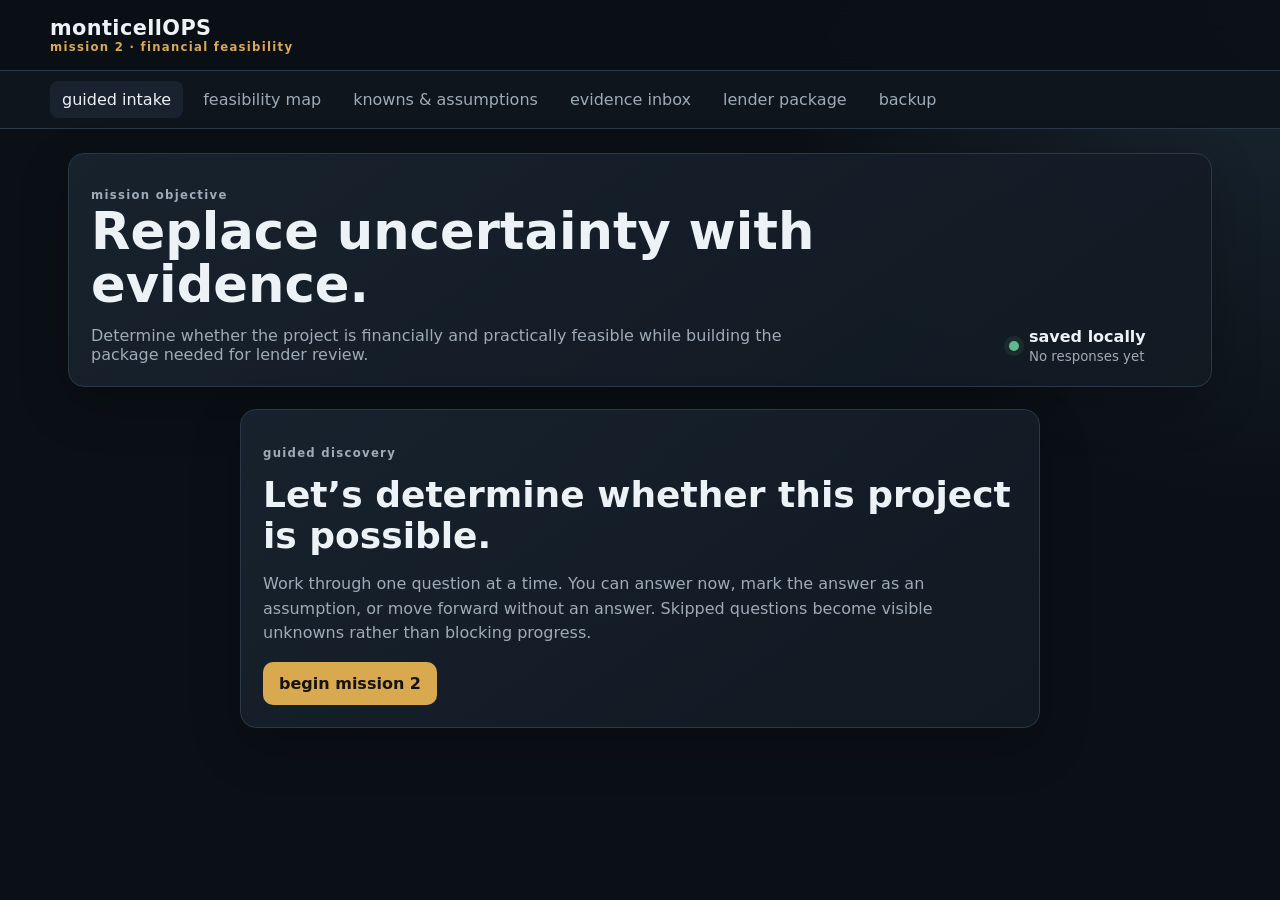
<file: index.html>
<!doctype html>
<html lang="en">
<head>
  <meta charset="utf-8" />
  <meta name="viewport" content="width=device-width, initial-scale=1" />
  <meta name="theme-color" content="#10161d" />
  <title>mission 2 | monticellOPS</title>
  <link rel="stylesheet" href="styles.css" />
</head>
<body>
  <header class="topbar">
    <div>
      <div class="brand">monticell<span>OPS</span></div>
      <div class="mission-label">mission 2 · financial feasibility</div>
    </div>
    <button id="menuBtn" class="ghost compact" aria-expanded="false">menu</button>
  </header>

  <nav id="nav" class="nav hidden" aria-label="Mission navigation">
    <button data-view="intake" class="active">guided intake</button>
    <button data-view="concerns">feasibility map</button>
    <button data-view="register">knowns & assumptions</button>
    <button data-view="evidence">evidence inbox</button>
    <button data-view="package">lender package</button>
    <button data-view="backup">backup</button>
  </nav>

  <main>
    <section class="hero card">
      <div>
        <p class="eyebrow">mission objective</p>
        <h1>Replace uncertainty with evidence.</h1>
        <p>Determine whether the project is financially and practically feasible while building the package needed for lender review.</p>
      </div>
      <div class="save-panel">
        <span id="saveDot" class="status-dot"></span>
        <div>
          <strong id="saveState">saved locally</strong>
          <small id="lastSaved">No responses yet</small>
        </div>
      </div>
    </section>

    <section id="intake" class="view active-view">
      <div class="card intro-card" id="intakeIntro">
        <p class="eyebrow">guided discovery</p>
        <h2>Let’s determine whether this project is possible.</h2>
        <p>Work through one question at a time. You can answer now, mark the answer as an assumption, or move forward without an answer. Skipped questions become visible unknowns rather than blocking progress.</p>
        <button id="beginBtn" class="primary">begin mission 2</button>
      </div>

      <div class="card question-card hidden" id="questionCard">
        <div class="question-header">
          <div>
            <p class="eyebrow" id="questionSection"></p>
            <h2 id="questionText"></h2>
          </div>
          <div class="question-count" id="questionCount"></div>
        </div>
        <p id="questionHelp" class="help"></p>
        <div id="answerArea"></div>
        <div class="classification">
          <label>How should this answer be treated?</label>
          <div class="segmented">
            <button type="button" data-state="known">known</button>
            <button type="button" data-state="assumption">assumption</button>
            <button type="button" data-state="unknown">unknown</button>
          </div>
        </div>
        <div class="question-actions">
          <button id="backBtn" class="ghost">back</button>
          <button id="skipBtn" class="ghost">I don’t know yet</button>
          <button id="saveNextBtn" class="primary">save & continue</button>
        </div>
      </div>

      <div class="card hidden" id="intakeComplete">
        <p class="eyebrow">intake pass complete</p>
        <h2>You can keep refining the evidence.</h2>
        <p>No answer is locked. Return to any section, add documents, or revise assumptions as new information arrives.</p>
        <button id="reviewBtn" class="primary">review feasibility map</button>
      </div>
    </section>

    <section id="concerns" class="view">
      <div class="section-heading">
        <div><p class="eyebrow">family-facing view</p><h2>Feasibility map</h2></div>
        <p>Each concern shows what is supported, assumed, and unresolved.</p>
      </div>
      <div id="concernGrid" class="grid concern-grid"></div>
    </section>

    <section id="register" class="view">
      <div class="section-heading">
        <div><p class="eyebrow">certainty register</p><h2>Knowns, assumptions & unknowns</h2></div>
        <button id="addItemBtn" class="primary compact">add item</button>
      </div>
      <div class="summary-row" id="registerSummary"></div>
      <div class="card table-wrap">
        <table>
          <thead><tr><th>item</th><th>state</th><th>impact</th><th>concern</th><th>answer / note</th><th></th></tr></thead>
          <tbody id="registerBody"></tbody>
        </table>
      </div>
    </section>

    <section id="evidence" class="view">
      <div class="section-heading">
        <div><p class="eyebrow">supporting information</p><h2>Evidence inbox</h2></div>
        <button id="addEvidenceBtn" class="primary compact">add document record</button>
      </div>
      <div class="notice">Local file selection records the file name only. The actual file remains on your device and is not uploaded to GitHub or retained by this page.</div>
      <div id="evidenceList" class="stack"></div>
    </section>

    <section id="package" class="view">
      <div class="section-heading">
        <div><p class="eyebrow">approval preparation</p><h2>Lender package</h2></div>
        <div id="packagePercent" class="big-number">0%</div>
      </div>
      <div id="packageList" class="stack"></div>
    </section>

    <section id="backup" class="view">
      <div class="section-heading"><div><p class="eyebrow">data protection</p><h2>Backup</h2></div></div>
      <div class="grid backup-grid">
        <div class="card">
          <h3>Backup health</h3>
          <div id="backupHealth" class="health local">local only</div>
          <p id="backupMessage">Your responses are automatically saved in this browser on this device.</p>
          <dl>
            <div><dt>last local save</dt><dd id="backupLocal">—</dd></div>
            <div><dt>last downloaded backup</dt><dd id="backupDownload">never</dd></div>
            <div><dt>last server backup</dt><dd>not connected</dd></div>
          </dl>
        </div>
        <div class="card action-card">
          <h3>Protect your progress</h3>
          <button id="exportBtn" class="primary">download mission backup</button>
          <label class="file-button">import mission backup<input id="importInput" type="file" accept="application/json" /></label>
          <button id="serverBtn" class="ghost">upload backup to server</button>
          <small>Secure server backup is reserved in the interface but is not connected in this version.</small>
        </div>
        <div class="card danger-card">
          <h3>Clear local mission data</h3>
          <p>This removes Mission 2 answers from this browser only.</p>
          <button id="clearBtn" class="danger">clear local data</button>
        </div>
      </div>
    </section>
  </main>

  <dialog id="itemDialog">
    <form method="dialog" id="itemForm">
      <h2 id="dialogTitle">Add item</h2>
      <input type="hidden" id="itemId" />
      <label>Item<input id="itemTitle" required /></label>
      <label>State<select id="itemState"><option value="known">Known</option><option value="assumption">Assumption</option><option value="unknown">Unknown</option></select></label>
      <label>Impact<select id="itemImpact"><option value="critical">Critical</option><option value="important">Important</option><option value="minor">Minor</option></select></label>
      <label>Concern<select id="itemConcern"></select></label>
      <label>Answer or note<textarea id="itemNote" rows="4"></textarea></label>
      <div class="dialog-actions"><button value="cancel" class="ghost">cancel</button><button id="itemSave" value="default" class="primary">save</button></div>
    </form>
  </dialog>

  <dialog id="evidenceDialog">
    <form method="dialog" id="evidenceForm">
      <h2>Add document record</h2>
      <label>Document name<input id="evidenceName" required /></label>
      <label>Status<select id="evidenceStatus"><option value="requested">Requested</option><option value="available">Available</option><option value="linked">Linked</option><option value="reviewed">Reviewed</option></select></label>
      <label>Select local file<input id="evidenceFile" type="file" /></label>
      <label>Secure link, if available<input id="evidenceLink" type="url" placeholder="https://" /></label>
      <label>Notes<textarea id="evidenceNote" rows="3"></textarea></label>
      <div class="dialog-actions"><button value="cancel" class="ghost">cancel</button><button id="evidenceSave" value="default" class="primary">save record</button></div>
    </form>
  </dialog>

  <div id="toast" class="toast" role="status"></div>
  <script src="app.js"></script>
</body>
</html>
</file>
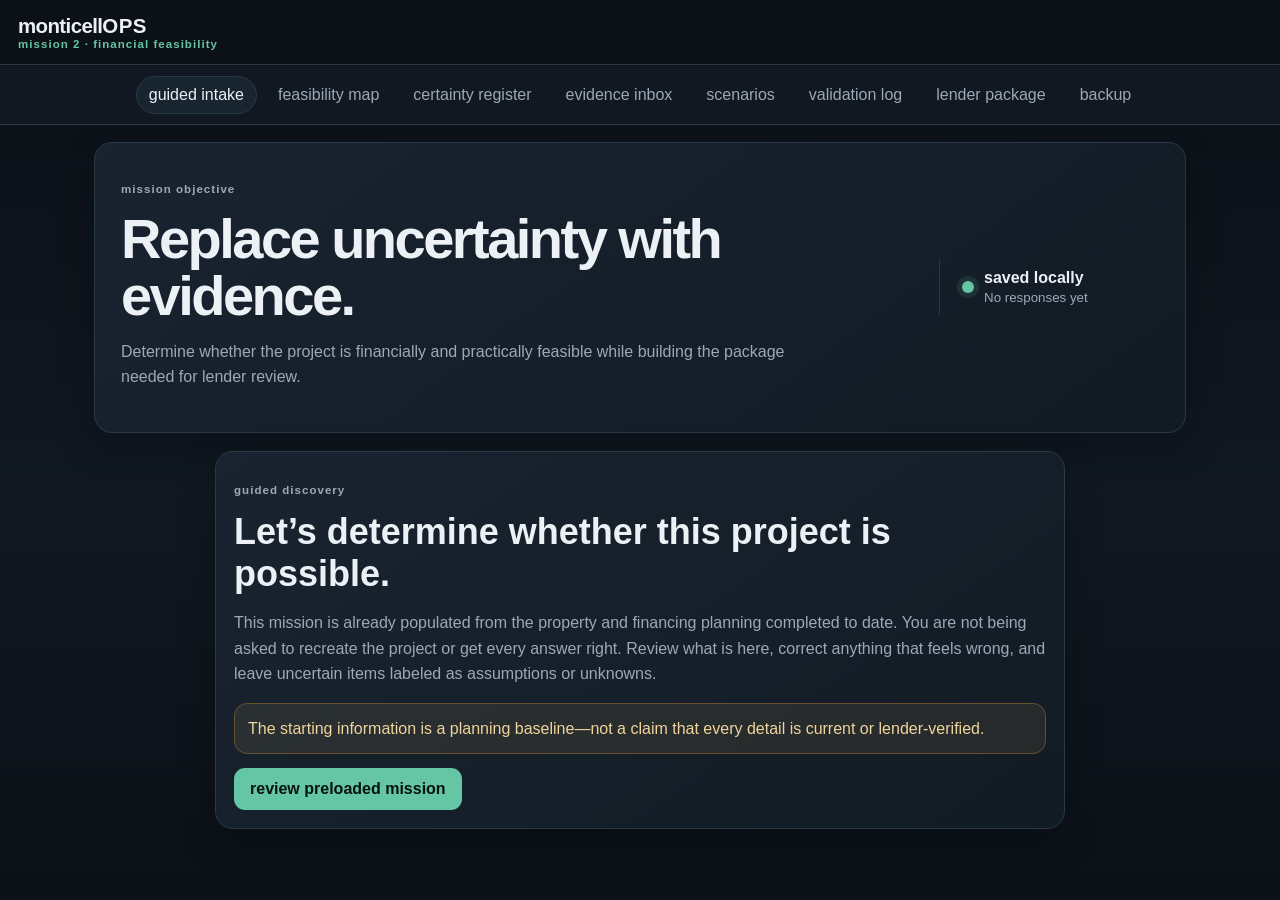
<file: mission2/index.html>
<!doctype html><html lang="en"><head><meta charset="utf-8"><meta name="viewport" content="width=device-width,initial-scale=1,viewport-fit=cover"><meta name="theme-color" content="#0c1117"><title>mission 2 | monticellOPS</title><link rel="stylesheet" href="styles.css"></head><body>
<header class="topbar"><div><div class="brand">monticell<span>OPS</span></div><div class="mission-label">mission 2 · financial feasibility</div></div><button id="menuBtn" class="ghost compact" aria-expanded="false">menu</button></header>
<nav id="nav" class="nav hidden" aria-label="Mission navigation"><button data-view="intake" class="active">guided intake</button><button data-view="concerns">feasibility map</button><button data-view="register">certainty register</button><button data-view="evidence">evidence inbox</button><button data-view="scenarios">scenarios</button><button data-view="validation">validation log</button><button data-view="package">lender package</button><button data-view="backup">backup</button></nav>
<main><section class="hero card"><div><p class="eyebrow">mission objective</p><h1>Replace uncertainty with evidence.</h1><p>Determine whether the project is financially and practically feasible while building the package needed for lender review.</p></div><div class="save-panel"><span class="status-dot"></span><div><strong id="saveState">saved locally</strong><small id="lastSaved">No responses yet</small></div></div></section>
<section id="intake" class="view active-view"><div class="card intro-card" id="intakeIntro"><p class="eyebrow">guided discovery</p><h2>Let’s determine whether this project is possible.</h2><p>This mission is already populated from the property and financing planning completed to date. You are not being asked to recreate the project or get every answer right. Review what is here, correct anything that feels wrong, and leave uncertain items labeled as assumptions or unknowns.</p><div class="notice">The starting information is a planning baseline—not a claim that every detail is current or lender-verified.</div><button id="beginBtn" class="primary">review preloaded mission</button></div><div class="card question-card hidden" id="questionCard"><div class="question-header"><div><p class="eyebrow" id="questionSection"></p><h2 id="questionText"></h2></div><div class="question-count" id="questionCount"></div></div><div id="questionProgress" class="progress-strip"></div><p id="questionHelp" class="help"></p><div id="answerArea"></div><div class="classification"><label>How should this answer be treated?</label><div class="segmented"><button type="button" data-state="known">known</button><button type="button" data-state="assumption">assumption</button><button type="button" data-state="unknown">unknown</button></div></div><div class="question-actions"><button id="backBtn" class="ghost">back</button><button id="skipBtn" class="ghost">I don’t know yet</button><button id="saveNextBtn" class="primary">save & continue</button></div></div><div class="card hidden" id="intakeComplete"><p class="eyebrow">intake pass complete</p><h2>The first feasibility picture is ready.</h2><p>No answer is locked. Revisit any question, add evidence, or revise assumptions as new information arrives.</p><div class="question-actions"><button id="restartReviewBtn" class="ghost">review questions</button><button id="reviewBtn" class="primary">open feasibility map</button></div></div></section>
<section id="concerns" class="view"><div class="section-heading"><div><p class="eyebrow">family-facing view</p><h2>Feasibility map</h2></div><p>Each concern shows how much is supported, assumed, and unresolved.</p></div><div id="concernGrid" class="grid concern-grid"></div></section>
<section id="register" class="view"><div class="section-heading"><div><p class="eyebrow">certainty register</p><h2>Knowns, assumptions & unknowns</h2></div><button id="addItemBtn" class="primary compact">add item</button></div><div class="summary-row" id="registerSummary"></div><div class="card table-wrap"><table><thead><tr><th>item</th><th>state</th><th>impact</th><th>concern</th><th>answer / note</th><th></th></tr></thead><tbody id="registerBody"></tbody></table></div></section>
<section id="evidence" class="view"><div class="section-heading"><div><p class="eyebrow">supporting information</p><h2>Evidence inbox</h2></div><button id="addEvidenceBtn" class="primary compact">add document record</button></div><div class="notice">Selecting a local file records only its name, type, size, and date. The actual document remains on your device and is not uploaded or stored by this page.</div><div id="evidenceList" class="stack"></div></section>
<section id="scenarios" class="view"><div class="section-heading"><div><p class="eyebrow">affordability testing</p><h2>Feasibility scenarios</h2></div><p>Use rough values now. Every input can remain an assumption until lender or contractor evidence validates it.</p></div><div id="scenarioGrid" class="grid scenario-grid"></div></section>
<section id="validation" class="view"><div class="section-heading"><div><p class="eyebrow">external reality checks</p><h2>Validation log</h2></div><button id="addValidationBtn" class="primary compact">record conversation</button></div><div id="validationList" class="stack"></div></section>
<section id="package" class="view"><div class="section-heading"><div><p class="eyebrow">approval preparation</p><h2>Lender package</h2></div><div id="packagePercent" class="big-number">0%</div></div><div id="packageList" class="stack"></div></section>
<section id="backup" class="view"><div class="section-heading"><div><p class="eyebrow">data protection</p><h2>Backup</h2></div></div><div class="grid backup-grid"><div class="card"><h3>Backup health</h3><div id="backupHealth" class="health local">local only</div><p id="backupMessage">Your responses are automatically saved in this browser on this device.</p><dl><div><dt>last local save</dt><dd id="backupLocal">—</dd></div><div><dt>last downloaded backup</dt><dd id="backupDownload">never</dd></div><div><dt>last server backup</dt><dd>not connected</dd></div></dl></div><div class="card action-card"><h3>Protect your progress</h3><button id="exportBtn" class="primary">download mission backup</button><label class="file-button">import mission backup<input id="importInput" type="file" accept="application/json"></label><button id="serverBtn" class="ghost">upload backup to server</button><small>Secure server backup is reserved in the interface but is not connected in this version.</small></div><div class="card danger-card"><h3>Reset or test</h3><p>Restore the original preloaded planning baseline, or start completely blank when testing the generic intake journey.</p><button id="clearBtn" class="danger">reset to planning baseline</button><button id="blankBtn" class="ghost">start blank test mission</button></div></div></section></main>
<dialog id="itemDialog"><form method="dialog" id="itemForm"><h2 id="dialogTitle">Add item</h2><input type="hidden" id="itemId"><label>Item<input id="itemTitle" required></label><label>State<select id="itemState"><option value="known">Known</option><option value="assumption">Assumption</option><option value="unknown">Unknown</option></select></label><label>Impact<select id="itemImpact"><option value="critical">Critical</option><option value="important">Important</option><option value="minor">Minor</option></select></label><label>Concern<select id="itemConcern"></select></label><label>Answer or note<textarea id="itemNote"></textarea></label><div class="dialog-actions"><button value="cancel" class="ghost">cancel</button><button id="itemSave" value="default" class="primary">save</button></div></form></dialog>
<dialog id="evidenceDialog"><form method="dialog" id="evidenceForm"><h2>Add document record</h2><label>Document name<input id="evidenceName" required></label><label>Status<select id="evidenceStatus"><option value="requested">Requested</option><option value="available">Available</option><option value="linked">Linked</option><option value="reviewed">Reviewed</option></select></label><label>Select local file<input id="evidenceFile" type="file"></label><label>Secure link, if available<input id="evidenceLink" type="url" placeholder="https://"></label><label>Notes<textarea id="evidenceNote"></textarea></label><div class="dialog-actions"><button value="cancel" class="ghost">cancel</button><button id="evidenceSave" value="default" class="primary">save record</button></div></form></dialog>
<dialog id="validationDialog"><form method="dialog" id="validationForm"><h2>Record external feedback</h2><label>Person or organization<input id="validationSource" required></label><label>Date<input id="validationDate" type="date"></label><label>Type<select id="validationType"><option>Lender</option><option>Mortgage broker</option><option>Builder</option><option>Appraiser</option><option>Attorney / title</option><option>Advisor</option><option>Other</option></select></label><label>What did we learn?<textarea id="validationLearned" required></textarea></label><label>Requirements or next action<textarea id="validationNext"></textarea></label><div class="dialog-actions"><button value="cancel" class="ghost">cancel</button><button id="validationSave" value="default" class="primary">save entry</button></div></form></dialog>
<div id="toast" class="toast" role="status"></div><script src="app.js"></script></body></html>
</file>
<file: styles.css>
:root{--bg:#0b1016;--panel:#121a23;--panel2:#18232f;--text:#edf2f6;--muted:#9eabb8;--line:#2a3847;--accent:#d8a94e;--known:#5fb98c;--assumption:#d8a94e;--unknown:#da6f6f;--shadow:0 18px 50px rgba(0,0,0,.22)}
*{box-sizing:border-box}html{background:var(--bg);color:var(--text);font-family:Inter,ui-sans-serif,system-ui,-apple-system,BlinkMacSystemFont,"Segoe UI",sans-serif}body{margin:0;min-height:100vh;background:radial-gradient(circle at top right,#1a2834 0,transparent 32%),var(--bg)}button,input,select,textarea{font:inherit}.topbar{position:sticky;top:0;z-index:20;display:flex;justify-content:space-between;align-items:center;padding:16px max(18px,calc((100vw - 1180px)/2));background:rgba(11,16,22,.92);backdrop-filter:blur(14px);border-bottom:1px solid var(--line)}.brand{font-size:1.3rem;font-weight:650;letter-spacing:.02em}.brand span{font-weight:850}.mission-label,.eyebrow{color:var(--accent);text-transform:lowercase;letter-spacing:.11em;font-size:.73rem;font-weight:750}.nav{display:flex;gap:8px;overflow-x:auto;padding:10px max(18px,calc((100vw - 1180px)/2));border-bottom:1px solid var(--line);background:#0e151d}.nav button{white-space:nowrap;background:transparent;color:var(--muted);border:0;padding:9px 12px;border-radius:8px}.nav button.active{color:var(--text);background:var(--panel2)}main{max-width:1180px;margin:0 auto;padding:24px 18px 70px}.card{background:linear-gradient(145deg,rgba(24,35,47,.94),rgba(17,25,34,.96));border:1px solid var(--line);border-radius:16px;padding:22px;box-shadow:var(--shadow)}.hero{display:flex;justify-content:space-between;gap:24px;align-items:flex-end;margin-bottom:22px}.hero h1{margin:.2rem 0 .55rem;font-size:clamp(1.8rem,4vw,3.2rem);line-height:1.03}.hero p{max-width:760px;color:var(--muted);margin-bottom:0}.save-panel{display:flex;align-items:center;gap:10px;min-width:180px}.save-panel small{display:block;color:var(--muted);margin-top:3px}.status-dot{width:10px;height:10px;border-radius:50%;background:var(--known);box-shadow:0 0 0 5px rgba(95,185,140,.1)}.view{display:none}.active-view{display:block}.hidden{display:none!important}.intro-card,.question-card{max-width:800px;margin:0 auto}.intro-card h2,.question-card h2{font-size:clamp(1.45rem,3vw,2.25rem);margin:.35rem 0}.intro-card p,.help,.notice{color:var(--muted);line-height:1.55}.primary,.ghost,.danger,.file-button{border-radius:10px;padding:11px 15px;border:1px solid transparent;cursor:pointer;font-weight:700}.primary{background:var(--accent);color:#17120a}.ghost{background:transparent;color:var(--text);border-color:var(--line)}.danger{background:#8d3535;color:#fff}.compact{padding:8px 11px}.question-header,.section-heading{display:flex;justify-content:space-between;gap:20px;align-items:flex-start}.question-count{color:var(--muted);white-space:nowrap}.question-card input,.question-card textarea,.question-card select,dialog input,dialog textarea,dialog select{width:100%;background:#0d141c;color:var(--text);border:1px solid var(--line);border-radius:10px;padding:12px}.classification{margin-top:22px}.classification>label{display:block;color:var(--muted);margin-bottom:8px}.segmented{display:grid;grid-template-columns:repeat(3,1fr);gap:8px}.segmented button{padding:11px;background:#0d141c;color:var(--muted);border:1px solid var(--line);border-radius:9px}.segmented button.active[data-state=known]{border-color:var(--known);color:var(--known)}.segmented button.active[data-state=assumption]{border-color:var(--assumption);color:var(--assumption)}.segmented button.active[data-state=unknown]{border-color:var(--unknown);color:var(--unknown)}.question-actions{display:flex;gap:10px;justify-content:flex-end;margin-top:24px}.question-actions #backBtn{margin-right:auto}.section-heading{margin:6px 0 18px}.section-heading h2{margin:.25rem 0;font-size:2rem}.section-heading>p{color:var(--muted);max-width:480px}.grid{display:grid;gap:15px}.concern-grid{grid-template-columns:repeat(2,minmax(0,1fr))}.concern-card h3{margin-top:0}.meter{height:8px;background:#0b1118;border-radius:20px;overflow:hidden;margin:14px 0}.meter span{display:block;height:100%;background:var(--accent)}.counts{display:flex;gap:12px;flex-wrap:wrap;font-size:.85rem}.pill{display:inline-flex;padding:5px 8px;border-radius:999px;border:1px solid var(--line)}.pill.known{color:var(--known)}.pill.assumption{color:var(--assumption)}.pill.unknown{color:var(--unknown)}.next-action{margin-top:15px;color:var(--muted);font-size:.9rem}.summary-row{display:flex;gap:10px;margin-bottom:14px;flex-wrap:wrap}.summary-card{padding:12px 15px;border-radius:12px;background:var(--panel);border:1px solid var(--line)}.summary-card strong{display:block;font-size:1.45rem}.table-wrap{overflow-x:auto;padding:0}table{width:100%;border-collapse:collapse;min-width:820px}th,td{text-align:left;padding:14px;border-bottom:1px solid var(--line);vertical-align:top}th{color:var(--muted);font-size:.75rem;text-transform:uppercase;letter-spacing:.08em}td small{color:var(--muted)}.stack{display:grid;gap:12px}.list-card{display:flex;justify-content:space-between;gap:18px;align-items:center}.list-card h3{margin:0 0 5px}.list-card p{margin:0;color:var(--muted)}.list-actions{display:flex;gap:8px;align-items:center;flex-wrap:wrap}.notice{border:1px solid var(--line);background:#101923;padding:13px 15px;border-radius:12px;margin-bottom:15px}.package-row{display:grid;grid-template-columns:1fr auto;gap:15px;align-items:center}.package-row select{background:#0d141c;color:var(--text);border:1px solid var(--line);border-radius:9px;padding:9px}.big-number{font-size:2rem;font-weight:800;color:var(--accent)}.backup-grid{grid-template-columns:1.2fr 1fr}.backup-grid .danger-card{grid-column:1/-1}.health{display:inline-flex;padding:7px 10px;border-radius:999px;font-weight:750;margin:8px 0 12px}.health.local{background:rgba(216,169,78,.14);color:var(--assumption)}.health.protected{background:rgba(95,185,140,.14);color:var(--known)}dl div{display:flex;justify-content:space-between;gap:20px;border-top:1px solid var(--line);padding:10px 0}dt{color:var(--muted)}dd{margin:0;text-align:right}.action-card{display:flex;flex-direction:column;gap:10px}.file-button{display:block;text-align:center;background:transparent;border-color:var(--line)}.file-button input{display:none}.action-card small{color:var(--muted)}dialog{width:min(560px,calc(100vw - 28px));background:var(--panel);color:var(--text);border:1px solid var(--line);border-radius:16px;padding:0;box-shadow:var(--shadow)}dialog::backdrop{background:rgba(0,0,0,.72)}dialog form{padding:22px;display:grid;gap:14px}dialog h2{margin:0}dialog label{display:grid;gap:7px;color:var(--muted)}.dialog-actions{display:flex;justify-content:flex-end;gap:10px;margin-top:5px}.toast{position:fixed;right:18px;bottom:18px;background:#e7edf2;color:#111820;padding:12px 15px;border-radius:10px;opacity:0;transform:translateY(8px);pointer-events:none;transition:.2s}.toast.show{opacity:1;transform:none}@media(max-width:760px){.hero{align-items:flex-start;flex-direction:column}.save-panel{width:100%;border-top:1px solid var(--line);padding-top:14px}.concern-grid,.backup-grid{grid-template-columns:1fr}.backup-grid .danger-card{grid-column:auto}.section-heading{flex-direction:column}.question-actions{flex-wrap:wrap}.question-actions button{flex:1}.question-actions #backBtn{margin-right:0}.list-card{align-items:flex-start;flex-direction:column}.nav.hidden{display:none!important}.nav{display:flex}.topbar .compact{display:block}}@media(min-width:761px){#menuBtn{display:none}.nav.hidden{display:flex!important}}
</file>
<file: mission2/styles.css>
:root{--bg:#0c1117;--panel:#141c25;--panel2:#192431;--text:#ecf1f5;--muted:#9ba9b7;--line:#2a3948;--accent:#65c6a6;--accent2:#7fb7ff;--warn:#e7bb67;--danger:#ee7777;--shadow:0 14px 38px rgba(0,0,0,.24);font-family:Inter,ui-sans-serif,-apple-system,BlinkMacSystemFont,"Segoe UI",sans-serif;color-scheme:dark}*{box-sizing:border-box}body{margin:0;background:linear-gradient(180deg,#0b1016,#101821 55%,#0b1117);color:var(--text);min-height:100vh}button,input,textarea,select{font:inherit}button,a,.file-button{touch-action:manipulation}.topbar{position:sticky;top:0;z-index:20;display:flex;align-items:center;justify-content:space-between;padding:14px 18px;background:rgba(12,17,23,.94);backdrop-filter:blur(14px);border-bottom:1px solid var(--line)}.brand{font-size:1.28rem;font-weight:760;letter-spacing:-.03em}.brand span{letter-spacing:.02em}.mission-label,.eyebrow{color:var(--accent);text-transform:lowercase;letter-spacing:.09em;font-size:.72rem;font-weight:800}.nav{position:sticky;top:66px;z-index:15;display:flex;overflow-x:auto;gap:8px;padding:10px 14px;background:#111821;border-bottom:1px solid var(--line)}.nav.hidden{display:none}.nav button{white-space:nowrap;background:transparent;color:var(--muted);border:1px solid transparent;border-radius:999px;padding:9px 12px}.nav button.active{color:var(--text);border-color:var(--line);background:var(--panel2)}main{width:min(1120px,100%);margin:auto;padding:18px 14px 60px}.card{background:linear-gradient(145deg,rgba(25,36,49,.96),rgba(18,27,36,.96));border:1px solid var(--line);border-radius:18px;padding:18px;box-shadow:var(--shadow)}.hero{display:grid;gap:18px;margin-bottom:18px}.hero h1{font-size:clamp(1.8rem,7vw,3.5rem);line-height:1.02;margin:.25rem 0 .65rem;letter-spacing:-.045em}.hero p{max-width:720px;color:var(--muted);line-height:1.55}.save-panel{display:flex;align-items:center;gap:10px;border-top:1px solid var(--line);padding-top:15px}.save-panel small{display:block;color:var(--muted);margin-top:3px}.status-dot{width:12px;height:12px;border-radius:50%;background:var(--accent);box-shadow:0 0 0 5px rgba(101,198,166,.12)}.view{display:none}.active-view{display:block}.intro-card,.question-card{max-width:850px;margin:auto}.intro-card h2,.question-card h2{font-size:clamp(1.45rem,5vw,2.25rem);margin:.35rem 0 .7rem;line-height:1.15}.intro-card p,.help{color:var(--muted);line-height:1.6}.question-header{display:flex;gap:16px;justify-content:space-between}.question-count{color:var(--muted);white-space:nowrap;font-size:.85rem}.question-actions,.dialog-actions{display:flex;flex-wrap:wrap;gap:9px;justify-content:flex-end;margin-top:20px}.classification{margin-top:18px}.classification>label{display:block;color:var(--muted);font-size:.84rem;margin-bottom:8px}.segmented{display:grid;grid-template-columns:repeat(3,1fr);border:1px solid var(--line);border-radius:12px;overflow:hidden}.segmented button{border:0;border-right:1px solid var(--line);border-radius:0;background:#101821;color:var(--muted);padding:11px 6px}.segmented button:last-child{border-right:0}.segmented button.active{background:var(--panel2);color:var(--text);box-shadow:inset 0 -3px 0 var(--accent)}button,.file-button{border:1px solid var(--line);border-radius:11px;padding:11px 15px;cursor:pointer;text-decoration:none;text-align:center}.primary{background:var(--accent);color:#07130f;border-color:transparent;font-weight:800}.ghost,.file-button{background:transparent;color:var(--text)}.danger{background:transparent;color:#ffc1c1;border-color:#744}.compact{padding:8px 11px;font-size:.86rem}.hidden{display:none!important}label{display:block;color:var(--muted);font-size:.84rem;margin:12px 0}input,textarea,select{display:block;width:100%;margin-top:7px;border:1px solid var(--line);border-radius:11px;background:#0e151d;color:var(--text);padding:12px}textarea{resize:vertical;min-height:110px}.section-heading{display:flex;align-items:end;justify-content:space-between;gap:16px;margin:6px 2px 14px}.section-heading h2{font-size:clamp(1.55rem,5vw,2.25rem);margin:.25rem 0}.section-heading>p{max-width:500px;color:var(--muted)}.grid{display:grid;gap:14px}.concern-grid{grid-template-columns:repeat(auto-fit,minmax(250px,1fr))}.concern-card h3{font-size:1.15rem;line-height:1.3}.meter{height:8px;background:#0d141b;border-radius:999px;overflow:hidden;margin:15px 0}.meter span{display:block;height:100%;background:linear-gradient(90deg,var(--warn),var(--accent));border-radius:inherit}.counts{display:flex;gap:6px;flex-wrap:wrap}.pill{display:inline-block;padding:5px 8px;border-radius:999px;font-size:.72rem;font-weight:800;text-transform:lowercase}.known{background:rgba(101,198,166,.16);color:#96e0c8}.assumption{background:rgba(231,187,103,.16);color:#f0cb87}.unknown{background:rgba(238,119,119,.15);color:#f4a0a0}.next-action{color:var(--muted);font-size:.88rem;line-height:1.45}.summary-row{display:grid;grid-template-columns:repeat(2,1fr);gap:10px;margin-bottom:12px}.summary-card{background:var(--panel);border:1px solid var(--line);border-radius:14px;padding:14px}.summary-card small{display:block;color:var(--muted)}.summary-card strong{font-size:1.7rem}.table-wrap{overflow:auto;padding:0}table{border-collapse:collapse;width:100%;min-width:760px}th,td{text-align:left;padding:13px;border-bottom:1px solid var(--line);vertical-align:top}th{font-size:.76rem;color:var(--muted);text-transform:lowercase}.stack{display:grid;gap:11px}.list-card,.package-row{display:flex;justify-content:space-between;align-items:center;gap:16px}.list-card h3,.package-row h3{margin:0 0 6px}.list-card p,.package-row p{margin:0;color:var(--muted)}.list-actions{display:flex;align-items:center;gap:7px;flex-wrap:wrap}.notice{border:1px solid #66512c;background:rgba(231,187,103,.09);color:#f0d49d;border-radius:13px;padding:13px;margin-bottom:14px;line-height:1.45}.big-number{font-size:2rem;font-weight:800;color:var(--accent)}.package-row select{width:auto;min-width:145px;margin:0}.backup-grid{grid-template-columns:repeat(auto-fit,minmax(250px,1fr))}.action-card button,.action-card .file-button{display:block;width:100%;margin:9px 0}.file-button input{display:none}.health{display:inline-block;border-radius:999px;padding:7px 10px;font-weight:800}.health.local{background:rgba(231,187,103,.14);color:#f0cb87}.health.protected{background:rgba(101,198,166,.16);color:#96e0c8}dl div{display:flex;justify-content:space-between;gap:10px;border-top:1px solid var(--line);padding:10px 0}dt{color:var(--muted)}dd{margin:0;text-align:right}.scenario-grid{grid-template-columns:repeat(auto-fit,minmax(280px,1fr))}.scenario-card h3{margin-top:0}.scenario-output{font-size:1.6rem;font-weight:800;margin:.4rem 0}.scenario-output.negative{color:#f4a0a0}.scenario-output.positive{color:#96e0c8}.validation-entry h3{margin:.1rem 0}.validation-entry time{color:var(--muted);font-size:.8rem}dialog{width:min(620px,calc(100% - 24px));background:var(--panel);color:var(--text);border:1px solid var(--line);border-radius:18px;padding:20px}dialog::backdrop{background:rgba(0,0,0,.7)}.toast{position:fixed;left:50%;bottom:24px;transform:translate(-50%,20px);opacity:0;pointer-events:none;background:#ecf1f5;color:#0d1319;padding:10px 14px;border-radius:999px;font-weight:700;transition:.2s;z-index:50}.toast.show{opacity:1;transform:translate(-50%,0)}.progress-strip{display:flex;gap:5px;margin:16px 0}.progress-strip span{height:6px;flex:1;border-radius:999px;background:#273442}.progress-strip span.done{background:var(--accent)}.empty{color:var(--muted);text-align:center;padding:24px}.small-note{font-size:.82rem;color:var(--muted);line-height:1.45}@media(min-width:760px){.hero{grid-template-columns:1fr auto;align-items:center;padding:26px}.save-panel{border:0;border-left:1px solid var(--line);padding:10px 0 10px 22px;min-width:220px}.nav{display:flex!important;justify-content:center}.topbar #menuBtn{display:none}.summary-row{grid-template-columns:repeat(4,1fr)}}@media(max-width:620px){.question-actions button{flex:1}.list-card,.package-row{align-items:flex-start;flex-direction:column}.list-actions{width:100%}.package-row select{width:100%}.section-heading{align-items:flex-start;flex-direction:column}.segmented button{font-size:.8rem;padding:10px 3px}}
</file>
